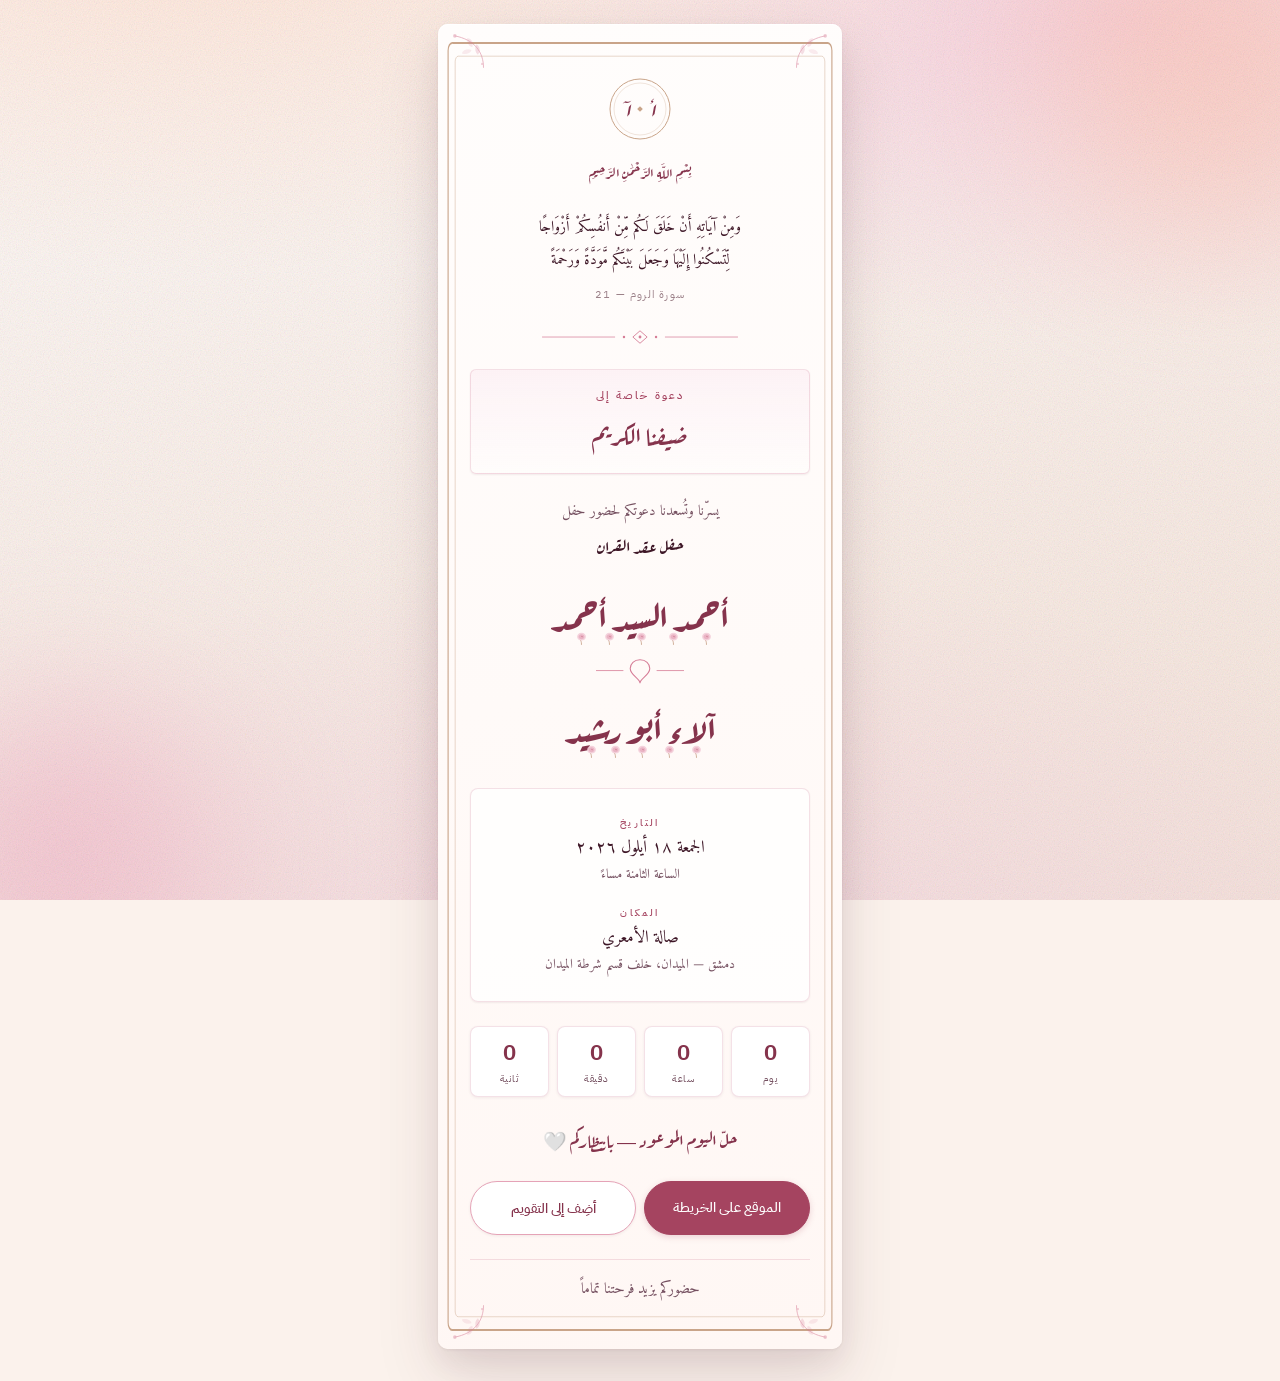
<file: index.html>
<!DOCTYPE html>
<html lang="ar" dir="rtl">
<head>
<meta charset="utf-8">
<meta name="viewport" content="width=device-width, initial-scale=1, viewport-fit=cover">
<title>دعوة عقد قران — أحمد وآلاء</title>
<meta name="description" content="يسرّنا دعوتكم لحضور حفل عقد قراننا">
<meta name="theme-color" content="#FDEEEA">

<meta property="og:type" content="website">
<meta property="og:title" content="دعوة عقد قران — أحمد وآلاء">
<meta property="og:description" content="يسرّنا دعوتكم لمشاركتنا فرحتنا">
<meta property="og:locale" content="ar_AR">

<link rel="preconnect" href="https://fonts.googleapis.com">
<link rel="icon" href="assets/favicon.svg" type="image/svg+xml">
<link rel="preconnect" href="https://fonts.gstatic.com" crossorigin>
<link rel="stylesheet" href="https://fonts.googleapis.com/css2?family=Aref+Ruqaa:wght@400;700&family=Amiri:ital,wght@0,400;0,700;1,400&family=IBM+Plex+Sans+Arabic:wght@400;500;600&display=swap">
<link rel="stylesheet" href="assets/css/main.css">
</head>
<body>

<div class="sky" aria-hidden="true">
  <span class="orb orb-a"></span>
  <span class="orb orb-b"></span>
</div>

<div class="petals" id="petals" aria-hidden="true"></div>

<main class="card" id="card">

  <!-- إطار ذهبي مرسوم -->
  <svg class="frame" viewBox="0 0 400 700" preserveAspectRatio="none" aria-hidden="true" focusable="false">
    <rect x="10" y="10" width="380" height="680" rx="4" fill="none" stroke="currentColor" stroke-width="1.1"/>
    <rect x="17" y="17" width="366" height="666" rx="3" fill="none" stroke="currentColor" stroke-width=".5" opacity=".55"/>
  </svg>

  <svg class="corner tl" viewBox="0 0 60 60" aria-hidden="true" focusable="false">
    <path d="M5 52 C5 30 18 12 46 7" fill="none" stroke="currentColor" stroke-width="1.05" stroke-linecap="round"/>
    <path d="M13 34 C9 28 10 22 15 19 C18 25 17 31 13 34 Z" fill="currentColor" opacity=".34"/>
    <path d="M21 23 C19 16 22 11 28 10 C29 17 26 22 21 23 Z" fill="currentColor" opacity=".26"/>
    <path d="M22 27 C28 25 34 27 36 32 C30 34 24 32 22 27 Z" fill="currentColor" opacity=".2"/>
    <circle cx="46" cy="7" r="2.6" fill="currentColor" opacity=".55"/>
    <circle cx="7" cy="47" r="1.7" fill="currentColor" opacity=".45"/>
  </svg>
  <svg class="corner tr" viewBox="0 0 60 60" aria-hidden="true" focusable="false">
    <path d="M5 52 C5 30 18 12 46 7" fill="none" stroke="currentColor" stroke-width="1.05" stroke-linecap="round"/>
    <path d="M13 34 C9 28 10 22 15 19 C18 25 17 31 13 34 Z" fill="currentColor" opacity=".34"/>
    <path d="M21 23 C19 16 22 11 28 10 C29 17 26 22 21 23 Z" fill="currentColor" opacity=".26"/>
    <path d="M22 27 C28 25 34 27 36 32 C30 34 24 32 22 27 Z" fill="currentColor" opacity=".2"/>
    <circle cx="46" cy="7" r="2.6" fill="currentColor" opacity=".55"/>
    <circle cx="7" cy="47" r="1.7" fill="currentColor" opacity=".45"/>
  </svg>
  <svg class="corner bl" viewBox="0 0 60 60" aria-hidden="true" focusable="false">
    <path d="M5 52 C5 30 18 12 46 7" fill="none" stroke="currentColor" stroke-width="1.05" stroke-linecap="round"/>
    <path d="M13 34 C9 28 10 22 15 19 C18 25 17 31 13 34 Z" fill="currentColor" opacity=".34"/>
    <path d="M21 23 C19 16 22 11 28 10 C29 17 26 22 21 23 Z" fill="currentColor" opacity=".26"/>
    <path d="M22 27 C28 25 34 27 36 32 C30 34 24 32 22 27 Z" fill="currentColor" opacity=".2"/>
    <circle cx="46" cy="7" r="2.6" fill="currentColor" opacity=".55"/>
    <circle cx="7" cy="47" r="1.7" fill="currentColor" opacity=".45"/>
  </svg>
  <svg class="corner br" viewBox="0 0 60 60" aria-hidden="true" focusable="false">
    <path d="M5 52 C5 30 18 12 46 7" fill="none" stroke="currentColor" stroke-width="1.05" stroke-linecap="round"/>
    <path d="M13 34 C9 28 10 22 15 19 C18 25 17 31 13 34 Z" fill="currentColor" opacity=".34"/>
    <path d="M21 23 C19 16 22 11 28 10 C29 17 26 22 21 23 Z" fill="currentColor" opacity=".26"/>
    <path d="M22 27 C28 25 34 27 36 32 C30 34 24 32 22 27 Z" fill="currentColor" opacity=".2"/>
    <circle cx="46" cy="7" r="2.6" fill="currentColor" opacity=".55"/>
    <circle cx="7" cy="47" r="1.7" fill="currentColor" opacity=".45"/>
  </svg>

  <div class="inner">

    <div class="seal reveal" style="--d:0ms" aria-hidden="true">
      <svg viewBox="0 0 66 66" focusable="false">
        <circle cx="33" cy="33" r="30" fill="none" stroke="currentColor" stroke-width="1"/>
        <circle cx="33" cy="33" r="26" fill="none" stroke="currentColor" stroke-width=".5" opacity=".55"/>
      </svg>
      <span class="seal-letters"><i id="initialGroom"></i><span class="seal-dot"></span><i id="initialBride"></i></span>
    </div>

    <p class="bismillah reveal" style="--d:120ms">بِسْمِ اللَّهِ الرَّحْمَٰنِ الرَّحِيمِ</p>

    <blockquote class="verse reveal" style="--d:210ms">
      <p id="verse">&nbsp;</p>
      <cite id="verseSource"></cite>
    </blockquote>

    <div class="rule reveal" style="--d:300ms" aria-hidden="true">
      <svg viewBox="0 0 220 18" focusable="false">
        <line x1="0" y1="9" x2="82" y2="9" stroke="currentColor" stroke-width=".8"/>
        <line x1="138" y1="9" x2="220" y2="9" stroke="currentColor" stroke-width=".8"/>
        <path d="M110 2 L118 9 L110 16 L102 9 Z" fill="none" stroke="currentColor" stroke-width="1"/>
        <circle cx="110" cy="9" r="1.6" fill="currentColor"/>
        <circle cx="92" cy="9" r="1.4" fill="currentColor"/>
        <circle cx="128" cy="9" r="1.4" fill="currentColor"/>
      </svg>
    </div>

    <!-- اسم الضيف -->
    <section class="guest reveal" style="--d:400ms" aria-live="polite">
      <p class="guest-label">دعوة خاصة إلى</p>
      <p class="guest-name" id="guestName">&nbsp;</p>
    </section>

    <p class="intro reveal" style="--d:490ms">يسرّنا وتُسعدنا دعوتكم لحضور حفل</p>
    <p class="occasion reveal" style="--d:560ms" id="occasion">&nbsp;</p>

    <!-- الاسمان -->
    <section class="couple reveal" style="--d:650ms">
      <p class="name" id="groom">&nbsp;</p>
      <div class="amp" aria-hidden="true">
        <svg viewBox="0 0 90 40" focusable="false">
          <line x1="0" y1="20" x2="28" y2="20" stroke="currentColor" stroke-width=".8"/>
          <line x1="62" y1="20" x2="90" y2="20" stroke="currentColor" stroke-width=".8"/>
          <path d="M45 9 C51 9 55 13 55 18 C55 25 45 28 45 33 C45 28 35 25 35 18 C35 13 39 9 45 9 Z"
                fill="none" stroke="currentColor" stroke-width="1.1"/>
        </svg>
      </div>
      <p class="name" id="bride">&nbsp;</p>
    </section>

    <!-- التفاصيل -->
    <section class="details reveal" style="--d:760ms">
      <div class="detail">
        <span class="detail-key">التاريخ</span>
        <span class="detail-val" id="dateText">&nbsp;</span>
        <span class="detail-sub" id="timeText"></span>
      </div>
      <div class="detail">
        <span class="detail-key">المكان</span>
        <span class="detail-val" id="venue">&nbsp;</span>
        <span class="detail-sub" id="address"></span>
      </div>
    </section>

    <!-- العدّاد -->
    <section class="countdown reveal" style="--d:860ms" id="countdown" hidden>
      <div class="unit"><b id="cdD">0</b><span>يوم</span></div>
      <div class="unit"><b id="cdH">0</b><span>ساعة</span></div>
      <div class="unit"><b id="cdM">0</b><span>دقيقة</span></div>
      <div class="unit"><b id="cdS">0</b><span>ثانية</span></div>
    </section>
    <p class="arrived" id="arrived" hidden>حلّ اليوم الموعود — بانتظاركم 🤍</p>

    <div class="actions reveal" style="--d:950ms">
      <a class="btn" id="mapBtn" href="#" target="_blank" rel="noopener">الموقع على الخريطة</a>
      <button class="btn ghost" id="icsBtn" type="button">أضِف إلى التقويم</button>
    </div>

    <p class="closing reveal" style="--d:1040ms" id="closing">&nbsp;</p>

  </div>
</main>

<p class="hint" id="hint" hidden></p>

<script src="assets/js/app.js"></script>
</body>
</html>
</file>
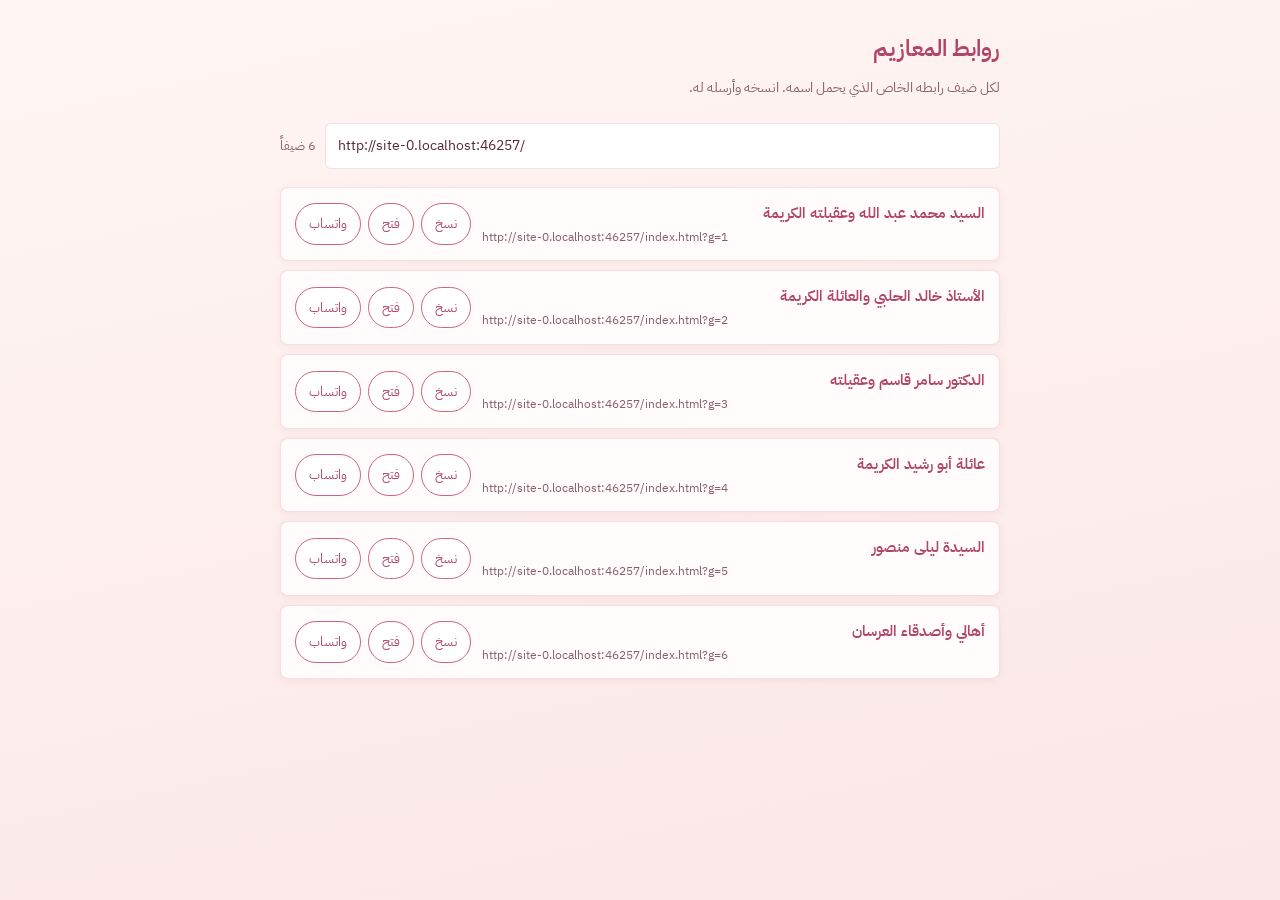
<file: links.html>
<!DOCTYPE html>
<html lang="ar" dir="rtl">
<head>
<meta charset="utf-8">
<meta name="viewport" content="width=device-width, initial-scale=1">
<title>روابط المعازيم</title>
<link rel="icon" href="assets/favicon.svg" type="image/svg+xml">
<link rel="preconnect" href="https://fonts.gstatic.com" crossorigin>
<link rel="stylesheet" href="https://fonts.googleapis.com/css2?family=IBM+Plex+Sans+Arabic:wght@400;500;600&display=swap">
<style>
  :root{ --paper:#FFF6F3; --paper-2:#FBE7E8; --card:#FFFCFB;
         --ink:#57263D; --ink-soft:#8A5F6E;
         --rose:#D0637F; --rose-deep:#B0446A; --line:rgba(208,99,127,.2); }
  *{box-sizing:border-box;margin:0;padding:0}
  body{background:linear-gradient(168deg, var(--paper) 0%, var(--paper-2) 100%);
       background-attachment:fixed;color:var(--ink);
       font-family:"IBM Plex Sans Arabic",system-ui,sans-serif;
       line-height:1.8;padding:28px 16px 60px;min-height:100dvh}
  .wrap{max-width:720px;margin:0 auto}
  h1{font-size:23px;font-weight:600;margin-bottom:6px;color:var(--rose-deep)}
  .sub{color:var(--ink-soft);font-size:14px;margin-bottom:22px}
  .bar{display:flex;gap:9px;flex-wrap:wrap;align-items:center;margin-bottom:18px}
  input[type=text]{
    flex:1 1 260px;min-width:0;padding:10px 12px;font:inherit;font-size:13.5px;
    color:var(--ink);background:#fff;
    border:1px solid var(--line);border-radius:6px;direction:ltr;text-align:left}
  input[type=text]:focus{outline:2px solid var(--rose);outline-offset:1px}
  .count{color:var(--ink-soft);font-size:13px}
  ul{list-style:none;display:grid;gap:9px}
  li{display:flex;gap:11px;align-items:center;flex-wrap:wrap;
     background:var(--card);border:1px solid var(--line);border-radius:8px;padding:12px 14px;
     box-shadow:0 2px 8px rgba(150,60,90,.07)}
  .who{flex:1 1 190px;min-width:0}
  .who b{display:block;font-weight:600;font-size:15px;color:var(--rose-deep)}
  .who span{display:block;color:var(--ink-soft);font-size:12px;direction:ltr;text-align:left;
            overflow:hidden;text-overflow:ellipsis;white-space:nowrap}
  .go{display:flex;gap:7px;flex:none}
  button,a.act{
    font:inherit;font-size:13px;cursor:pointer;text-decoration:none;
    padding:8px 13px;border-radius:999px;border:1px solid var(--rose);
    background:#fff;color:var(--rose-deep);transition:background .15s ease,color .15s ease}
  button:hover,a.act:hover{background:var(--rose);color:#fff}
  button.done{background:var(--rose-deep);color:#fff;border-color:var(--rose-deep)}
  button:focus-visible,a.act:focus-visible{outline:2px solid var(--rose-deep);outline-offset:2px}
  .warn{background:#FFEDE6;border:1px solid #F0B9A4;
        border-radius:6px;padding:12px 14px;font-size:13.5px;color:#8A3B2E}
  code{background:rgba(208,99,127,.12);padding:1px 6px;border-radius:3px;direction:ltr;display:inline-block}
</style>
</head>
<body>
<div class="wrap">
  <h1>روابط المعازيم</h1>
  <p class="sub">لكل ضيف رابطه الخاص الذي يحمل اسمه. انسخه وأرسله له.</p>

  <div class="bar">
    <input type="text" id="base" spellcheck="false" aria-label="عنوان الموقع المنشور">
    <span class="count" id="count"></span>
  </div>

  <ul id="list"></ul>
  <p class="warn" id="warn" hidden></p>
</div>

<script>
(function () {
  'use strict';

  var listEl  = document.getElementById('list');
  var baseEl  = document.getElementById('base');
  var countEl = document.getElementById('count');
  var warnEl  = document.getElementById('warn');

  // العنوان الافتراضي هو مجلّد هذه الصفحة نفسها — يعمل محلياً وعلى GitHub Pages.
  baseEl.value = location.href.replace(/links\.html.*$/, '') || location.origin + '/';

  var guests = [];

  var linkFor = function (guest) {
    return baseEl.value.replace(/\/?$/, '/') + 'index.html?g=' + encodeURIComponent(guest.id);
  };

  var label = function (guest) {
    return [guest.prefix, guest.name, guest.suffix]
      .map(function (p) { return (p || '').trim(); })
      .filter(Boolean).join(' ');
  };

  var copy = function (text, btn) {
    var done = function () {
      var old = btn.textContent;
      btn.textContent = 'نُسخ ✓';
      btn.classList.add('done');
      setTimeout(function () { btn.textContent = old; btn.classList.remove('done'); }, 1400);
    };

    if (navigator.clipboard && window.isSecureContext) {
      navigator.clipboard.writeText(text).then(done, function () { fallback(text, done); });
    } else {
      fallback(text, done);
    }
  };

  // ‏clipboard API لا يعمل على http غير الآمن — فهذا المسار ضروري محلياً.
  var fallback = function (text, done) {
    var ta = document.createElement('textarea');
    ta.value = text;
    ta.setAttribute('readonly', '');
    ta.style.position = 'fixed';
    ta.style.opacity = '0';
    document.body.appendChild(ta);
    ta.select();
    try { document.execCommand('copy'); done(); } catch (e) { window.prompt('انسخ الرابط:', text); }
    document.body.removeChild(ta);
  };

  var render = function () {
    listEl.innerHTML = '';
    countEl.textContent = guests.length + ' ضيفاً';

    guests.forEach(function (guest) {
      var url = linkFor(guest);

      var li = document.createElement('li');

      var who = document.createElement('div');
      who.className = 'who';
      var b = document.createElement('b');
      b.textContent = label(guest);
      var s = document.createElement('span');
      s.textContent = url;
      who.appendChild(b);
      who.appendChild(s);

      var go = document.createElement('div');
      go.className = 'go';

      var copyBtn = document.createElement('button');
      copyBtn.type = 'button';
      copyBtn.textContent = 'نسخ';
      copyBtn.addEventListener('click', function () { copy(url, copyBtn); });

      var openLink = document.createElement('a');
      openLink.className = 'act';
      openLink.href = url;
      openLink.target = '_blank';
      openLink.rel = 'noopener';
      openLink.textContent = 'فتح';

      var wa = document.createElement('a');
      wa.className = 'act';
      wa.href = 'https://wa.me/?text=' + encodeURIComponent(label(guest) + '\n' + url);
      wa.target = '_blank';
      wa.rel = 'noopener';
      wa.textContent = 'واتساب';

      go.appendChild(copyBtn);
      go.appendChild(openLink);
      go.appendChild(wa);

      li.appendChild(who);
      li.appendChild(go);
      listEl.appendChild(li);
    });
  };

  baseEl.addEventListener('input', render);

  fetch('data/guests.json', { cache: 'no-cache' })
    .then(function (r) { if (!r.ok) { throw new Error(r.status); } return r.json(); })
    .then(function (file) { guests = file['الضيوف'] || []; render(); })
    .catch(function () {
      warnEl.hidden = false;
      warnEl.innerHTML = (location.protocol === 'file:')
        ? 'افتح هذه الصفحة عبر خادم لا بنقرة مزدوجة: <code>http://localhost/ahmad-alaa-invitation/links.html</code>'
        : 'تعذّرت قراءة <code>data/guests.json</code>.';
    });
})();
</script>
</body>
</html>
</file>
<file: assets/css/main.css>
/* ============================================================
   دعوة عقد قران — أحمد وآلاء
   ------------------------------------------------------------
   نظام لوني بسلّم نغمي (لا لونٌ مسطّح): وردةٌ غبارية فوق ورقٍ
   شمبانيا، وحبرٌ نبيذي بدل الأسود. كل زوج نصّ/خلفية مُقاس على
   ‏WCAG AA فما فوق — والأرقام في التعليقات.
   الحركة: رسمُ الإطار بالخيط ثم دخولٌ متدرّج، ‏1.9s وتنتهي.
   ============================================================ */

:root{
  /* — ورق شمبانيا — */
  --sand-50:#FEFAF8;
  --sand-100:#FBF2EC;
  --sand-200:#F6E5DC;
  --sand-300:#EFD5CA;

  /* — سلّم الوردة — */
  --rose-50:#FDF2F5;
  --rose-100:#FAE2E9;
  --rose-200:#F2C8D5;
  --rose-300:#E5A3B7;
  --rose-400:#D67D97;
  --rose-500:#C25A78;   /* الأساسي — للعناصر الكبيرة والحدود */
  --rose-600:#A54460;   /* الأزرار — أبيض عليه 6.4:1 ✓ */
  --rose-700:#85334C;   /* الأسماء — على الورق 7.9:1 ✓ */
  --rose-900:#4A1D2C;

  /* — حبر — */
  --ink:#3E1727;        /* على sand-50 ‏13.8:1 ✓ */
  --ink-soft:#755060;   /* على sand-50 ‏6.1:1 ✓ */
  --ink-faint:#9C8189;

  /* — شمبانيا معدنية: للخيط الزخرفي وحده — */
  --gilt:#C9A489;
  --gilt-soft:#E4CDBB;

  /* — أسطح — */
  --card:#FFFDFC;
  --card-2:#FFF7F4;
  --hair:rgba(194,90,120,.18);
  --hair-strong:rgba(194,90,120,.30);
  --shadow-1:rgba(74,29,44,.07);
  --shadow-2:rgba(74,29,44,.13);

  /* — إيقاع 4px — */
  --s1:4px;  --s2:8px;  --s3:12px; --s4:16px;
  --s5:24px; --s6:32px; --s7:44px;

  --maxw:404px;
  --ease:cubic-bezier(.22,.68,.28,1);
  --ease-out:cubic-bezier(.16,1,.3,1);
}

*{box-sizing:border-box;margin:0;padding:0}
html{-webkit-text-size-adjust:100%;scroll-behavior:smooth}

body{
  min-height:100dvh;
  background:var(--sand-100);
  color:var(--ink);
  font-family:"Amiri","Times New Roman",serif;
  font-size:16px;
  line-height:1.9;
  display:flex;
  flex-direction:column;
  align-items:center;
  justify-content:center;
  padding:var(--s5) var(--s4) var(--s6);
  position:relative;
  overflow-x:hidden;
}

/* ══════════ الأجواء ══════════ */

.sky{position:fixed;inset:0;z-index:0;pointer-events:none;overflow:hidden}
.sky::before{
  content:"";position:absolute;inset:0;
  background:
    radial-gradient(112% 72% at 16% -10%, #FFE6D9 0%, transparent 56%),
    radial-gradient(100% 66% at 88% 2%,   #F9D2DF 0%, transparent 54%),
    radial-gradient(124% 82% at 50% 110%, #F7DCE3 0%, transparent 58%),
    linear-gradient(166deg, var(--sand-50) 0%, var(--sand-200) 100%);
  animation:breathe 19s ease-in-out infinite;
}
@keyframes breathe{ 0%,100%{transform:scale(1)} 50%{transform:scale(1.045)} }

/* حُبيبات ورقية — بدونها يبدو التصميم شاشةً لا ورقاً */
.sky::after{
  content:"";position:absolute;inset:0;opacity:.4;mix-blend-mode:multiply;
  background-image:url("data:image/svg+xml,%3Csvg xmlns='http://www.w3.org/2000/svg' width='150' height='150'%3E%3Cfilter id='n'%3E%3CfeTurbulence type='fractalNoise' baseFrequency='.85' numOctaves='3' stitchTiles='stitch'/%3E%3C/filter%3E%3Crect width='150' height='150' filter='url(%23n)' opacity='.5'/%3E%3C/svg%3E");
}
.orb{position:absolute;border-radius:50%;filter:blur(78px);opacity:.46}
.orb-a{width:340px;height:340px;background:#FFC7AE;top:-100px;inset-inline-start:-110px}
.orb-b{width:310px;height:310px;background:#F2A8C2;bottom:-108px;inset-inline-end:-90px}

/* ══════════ تساقط الورد ══════════
   طبقتان لكل بتلة: الخارجية تهبط وتنجرف، والداخلية ترفرف حول
   محورها. فصلُهما هو ما يجعل السقوط يبدو هواءً لا خطاً مستقيماً.
   ‏.p-far خلف البطاقة، و.p-near أمامها فيولد عمقٌ حقيقي.        */

.petals{position:fixed;inset:0;pointer-events:none;overflow:hidden}
.petals.p-far{z-index:0}
.petals.p-near{z-index:3}

.petal{
  position:absolute;top:-14vh;
  will-change:transform;
  animation:drift linear infinite;
}
.petal i{
  display:block;
  animation:flutter ease-in-out infinite alternate;
  transform-origin:50% 40%;
}
.petal svg{display:block;width:100%;height:auto}

@keyframes drift{
  0%   {transform:translate3d(0,0,0);            opacity:0}
  6%   {opacity:var(--o,.7)}
  100% {transform:translate3d(var(--dx,30px),128vh,0); opacity:0}
}
@keyframes flutter{
  from{transform:rotate(var(--r0,-18deg)) rotateY(0deg)   scaleX(1)}
  to  {transform:rotate(var(--r1,26deg))  rotateY(180deg) scaleX(.72)}
}

/* ══════════ البطاقة ══════════ */

.card{
  position:relative;z-index:1;
  width:100%;max-width:var(--maxw);
  background:linear-gradient(172deg, var(--card) 0%, var(--card-2) 100%);
  border-radius:10px;
  box-shadow:
    0 1px 0 rgba(255,255,255,.95) inset,
    0 1px 3px var(--shadow-1),
    0 12px 28px var(--shadow-1),
    0 28px 64px var(--shadow-2);
  padding:var(--s7) var(--s5) var(--s6);
  text-align:center;
}

/* الإطار والأركان تُرسم بالخيط عند الدخول */
.frame{position:absolute;inset:0;width:100%;height:100%;color:var(--gilt);pointer-events:none}
.frame rect{stroke-dasharray:2200;stroke-dashoffset:2200;animation:draw 1.9s var(--ease-out) .1s forwards}
.frame rect:nth-child(2){animation-delay:.28s;opacity:.6}

.corner{position:absolute;width:42px;height:42px;color:var(--rose-400);opacity:0;pointer-events:none;
        animation:fadeIn .8s var(--ease) forwards}
.corner path,.corner circle{stroke-dasharray:120;stroke-dashoffset:120;animation:draw 1.2s var(--ease-out) forwards}
.tl{top:7px;inset-inline-start:7px;animation-delay:.85s}
.tr{top:7px;inset-inline-end:7px;transform:scaleX(-1);animation-delay:.95s}
.bl{bottom:7px;inset-inline-start:7px;transform:scaleY(-1);animation-delay:1.05s}
.br{bottom:7px;inset-inline-end:7px;transform:scale(-1,-1);animation-delay:1.15s}

@keyframes draw{to{stroke-dashoffset:0}}
@keyframes fadeIn{to{opacity:.72}}

.inner{position:relative;z-index:2}

/* ══════════ الختم (المونوغرام) ══════════ */

.seal{
  width:66px;height:66px;margin:0 auto var(--s4);
  display:grid;place-items:center;position:relative;
}
.seal svg{position:absolute;inset:0;width:100%;height:100%;color:var(--gilt)}
.seal circle{stroke-dasharray:190;stroke-dashoffset:190;animation:draw 1.5s var(--ease-out) .35s forwards}
.seal-letters{
  position:relative;z-index:1;
  font-family:"Aref Ruqaa",serif;font-size:23px;line-height:1;
  color:var(--rose-700);letter-spacing:.04em;
  display:flex;align-items:center;gap:7px;
}
.seal-dot{width:4px;height:4px;background:var(--gilt);transform:rotate(45deg)}

/* ══════════ نصوص ══════════ */

.bismillah{
  font-family:"Aref Ruqaa",serif;
  font-size:15px;color:var(--rose-700);
  letter-spacing:.015em;margin-bottom:var(--s5);
}

.verse{margin-bottom:var(--s1)}
.verse p{
  font-size:15px;line-height:2.2;color:var(--ink);
  text-wrap:balance;
}
.verse cite{
  display:block;margin-top:var(--s2);font-style:normal;
  font-family:"IBM Plex Sans Arabic",sans-serif;
  font-size:11px;letter-spacing:.1em;color:var(--ink-faint);
}

.rule{margin:var(--s5) auto;width:196px;color:var(--rose-400)}
.rule svg{display:block;width:100%;height:auto}
.rule line,.rule path,.rule circle{stroke-dasharray:230;stroke-dashoffset:230;animation:draw 1.4s var(--ease-out) .6s forwards}

/* اسم الضيف */
.guest{
  margin:0 auto var(--s5);padding:var(--s4) var(--s3);
  border-radius:6px;
  border:1px solid var(--hair);
  background:linear-gradient(180deg, var(--rose-50), rgba(255,255,255,.4));
  box-shadow:0 1px 2px var(--shadow-1);
}
.guest-label{
  font-family:"IBM Plex Sans Arabic",sans-serif;
  font-size:10.5px;font-weight:500;letter-spacing:.2em;
  color:var(--rose-600);margin-bottom:var(--s1);
}
.guest-name{
  font-family:"Aref Ruqaa",serif;
  font-size:clamp(21px,6.3vw,26px);line-height:1.8;
  color:var(--rose-700);text-wrap:balance;
}

.intro{font-size:14.5px;color:var(--ink-soft);margin-bottom:2px}
.occasion{
  font-family:"Aref Ruqaa",serif;
  font-size:18px;color:var(--ink);margin-bottom:var(--s5);
}

/* ══════════ الاسمان — اللحظة المميّزة ══════════ */

.couple{margin-bottom:var(--s6)}
/* الاسم يُكتب بالورد: كشفٌ متدرّج من اليمين لليسار.
   ولا يُقسَّم إلى حروف أبداً — تقسيم العربية يكسر اتّصال الخطّ. */
.ink{display:inline-block;position:relative;max-width:100%}

.name{
  font-family:"Aref Ruqaa",serif;font-weight:700;
  font-size:clamp(28px,8.8vw,37px);line-height:1.55;
  color:var(--rose-700);
  text-wrap:balance;
}
/* الإخفاء يضعه JS لا CSS — فلو تعطّل JS ظهر الاسم كاملاً. */
.ink.writing .name{
  clip-path:inset(-12% 0 -12% 100%);
  animation:write var(--dur,2.4s) var(--ease-out) var(--start,0s) forwards;
}
@keyframes write{ to{clip-path:inset(-12% 0 -12% 0)} }

/* الوردة التي تسير على طرف الكتابة */
.pen{
  position:absolute;top:50%;left:100%;
  width:19px;height:22px;margin-inline-start:-10px;
  opacity:0;pointer-events:none;
  transform:translateY(-52%);
}
.ink.writing .pen{animation:penrun var(--dur,2.4s) var(--ease-out) var(--start,0s) forwards}
.pen svg{display:block;width:100%;height:auto;filter:drop-shadow(0 1px 3px rgba(165,68,96,.3))}
@keyframes penrun{
  0%  {left:100%;opacity:0;transform:translateY(-52%) rotate(-14deg) scale(.7)}
  9%  {opacity:1;transform:translateY(-52%) rotate(-6deg) scale(1)}
  88% {opacity:1}
  100%{left:0%;opacity:0;transform:translateY(-52%) rotate(10deg) scale(.72)}
}

/* ورداتٌ صغيرة تتفتّح في أثر الكتابة */
.bloom{
  position:absolute;bottom:-2px;
  width:11px;height:13px;
  opacity:0;transform:scale(.2) rotate(-30deg);pointer-events:none;
}
.ink.writing .bloom{animation:bloom .9s var(--ease-out) var(--at,0s) forwards}
.bloom svg{display:block;width:100%;height:auto}
@keyframes bloom{
  0%  {opacity:0;transform:scale(.2) rotate(-30deg)}
  55% {opacity:.95;transform:scale(1.14) rotate(6deg)}
  100%{opacity:.8;transform:scale(1) rotate(0)}
}

.amp{margin:var(--s2) auto;width:88px;color:var(--rose-400)}
.amp svg{display:block;width:100%;height:auto}
.amp path,.amp line{stroke-dasharray:140;stroke-dashoffset:140;animation:draw 1.3s var(--ease-out) 1.05s forwards}

/* ══════════ التفاصيل ══════════ */

.details{
  display:grid;gap:var(--s4);
  margin-bottom:var(--s5);padding:var(--s5) var(--s4);
  border:1px solid var(--hair);border-radius:8px;
  background:rgba(255,255,255,.72);
  box-shadow:0 1px 2px var(--shadow-1);
}
.detail{display:flex;flex-direction:column;gap:2px}
.detail-key{
  font-family:"IBM Plex Sans Arabic",sans-serif;
  font-size:10px;font-weight:500;letter-spacing:.22em;color:var(--rose-600);
}
.detail-val{font-size:17px;color:var(--ink);line-height:1.65}
.detail-sub{font-size:13.5px;color:var(--ink-soft);line-height:1.7}

/* ══════════ العدّاد ══════════ */

.countdown{
  display:grid;grid-template-columns:repeat(4,1fr);gap:var(--s2);
  margin-bottom:var(--s5);
}
.unit{
  padding:var(--s3) 2px var(--s2);border-radius:8px;
  border:1px solid var(--hair);
  background:#fff;
  box-shadow:0 1px 3px var(--shadow-1);
}
.unit b{
  display:block;height:28px;overflow:hidden;
  font-family:"IBM Plex Sans Arabic",sans-serif;font-weight:600;
  font-variant-numeric:tabular-nums;
  font-size:22px;color:var(--rose-700);line-height:28px;
}
/* الرقم يتدحرج عند تغيّره — تفصيلٌ يُشعر أن الصفحة حيّة */
.unit b.roll{animation:roll .42s var(--ease)}
@keyframes roll{
  0%  {transform:translateY(-100%);opacity:0}
  55% {opacity:1}
  100%{transform:translateY(0);opacity:1}
}
.unit span{
  display:block;margin-top:2px;
  font-family:"IBM Plex Sans Arabic",sans-serif;
  font-size:10px;letter-spacing:.06em;color:var(--ink-soft);
}
.arrived{
  font-family:"Aref Ruqaa",serif;font-size:19px;
  color:var(--rose-700);margin-bottom:var(--s5);
}

/* ══════════ أزرار ══════════ */

.actions{display:grid;gap:var(--s2);margin-bottom:var(--s5)}
.btn{
  position:relative;overflow:hidden;
  display:block;padding:13px var(--s4);
  font-family:"IBM Plex Sans Arabic",sans-serif;font-size:14px;font-weight:500;
  text-decoration:none;text-align:center;cursor:pointer;
  border-radius:999px;border:1px solid var(--rose-600);
  background:var(--rose-600);color:#fff;          /* 6.4:1 ✓ */
  box-shadow:0 2px 6px rgba(165,68,96,.22);
  transition:transform .18s var(--ease), box-shadow .18s var(--ease),
             background .18s var(--ease), border-color .18s var(--ease);
}
/* بريق يعبر الزرّ عند اللمس */
.btn::after{
  content:"";position:absolute;inset:0;
  background:linear-gradient(105deg,transparent 38%,rgba(255,255,255,.42) 50%,transparent 62%);
  transform:translateX(-130%);
}
.btn:hover::after{transform:translateX(130%);transition:transform .62s var(--ease)}
.btn:hover{transform:translateY(-2px);box-shadow:0 8px 20px rgba(165,68,96,.3)}
.btn:active{transform:translateY(0);box-shadow:0 2px 6px rgba(165,68,96,.24)}
.btn.ghost{
  background:#fff;color:var(--rose-700);border-color:var(--rose-300);
  box-shadow:0 1px 3px var(--shadow-1);
}
.btn.ghost:hover{background:var(--rose-50);border-color:var(--rose-500);box-shadow:0 8px 18px var(--shadow-1)}
.btn:focus-visible{outline:2px solid var(--rose-700);outline-offset:3px}

.closing{
  font-size:15px;color:var(--ink-soft);
  padding-top:var(--s4);border-top:1px solid var(--hair);
}

/* ══════════ تنبيه ══════════ */

.hint{
  position:relative;z-index:1;
  margin-top:var(--s4);max-width:var(--maxw);
  font-family:"IBM Plex Sans Arabic",sans-serif;font-size:12.5px;line-height:1.8;
  color:#7C3A2C;background:#FFEEE7;
  border:1px solid #EEB79F;border-radius:8px;
  padding:var(--s3) var(--s4);text-align:center;
}
.hint code{background:rgba(124,58,44,.1);padding:1px 5px;border-radius:3px;direction:ltr;display:inline-block}

/* ══════════ الدخول المتدرّج ══════════ */

.reveal{animation:rise .8s var(--ease-out) both;animation-delay:var(--d,0ms)}
@keyframes rise{
  from{opacity:0;transform:translateY(11px)}
  to{opacity:1;transform:none}
}

/* ══════════ احترام تقليل الحركة ══════════ */

@media (prefers-reduced-motion: reduce){
  html{scroll-behavior:auto}
  .reveal,.sky::before,.unit b.roll{animation:none}
  /* الاسم يظهر كاملاً بلا كتابة، والوردة السائرة تُحذف */
  .ink.writing .name{clip-path:none;animation:none}
  .pen{display:none}
  .bloom{animation:none;opacity:.8;transform:none}
  .petals{display:none}
  .frame rect,.corner path,.corner circle,.rule line,.rule path,.rule circle,
  .amp path,.amp line,.seal circle{stroke-dashoffset:0;animation:none}
  .corner{opacity:.72;animation:none}
  .btn,.btn::after{transition:none}
}

/* ══════════ شاشات أوسع ══════════ */

@media (min-width:480px){
  .card{padding:52px var(--s6) var(--s7)}
  .actions{grid-template-columns:1fr 1fr}
}

/* ══════════ الطباعة ══════════ */

@media print{
  body{background:#fff;padding:0}
  .sky,.petals,.actions,.hint{display:none !important}
  .card{box-shadow:none;border:1px solid #DDD;max-width:100%}
  .reveal{animation:none;opacity:1;transform:none}
  .frame rect,.corner path,.corner circle,.rule line,.rule path,.rule circle,
  .amp path,.amp line,.seal circle{stroke-dashoffset:0;animation:none}
  .corner{opacity:.7;animation:none}
  .ink.writing .name{clip-path:none;animation:none}
  .pen,.bloom{display:none}
}
</file>
